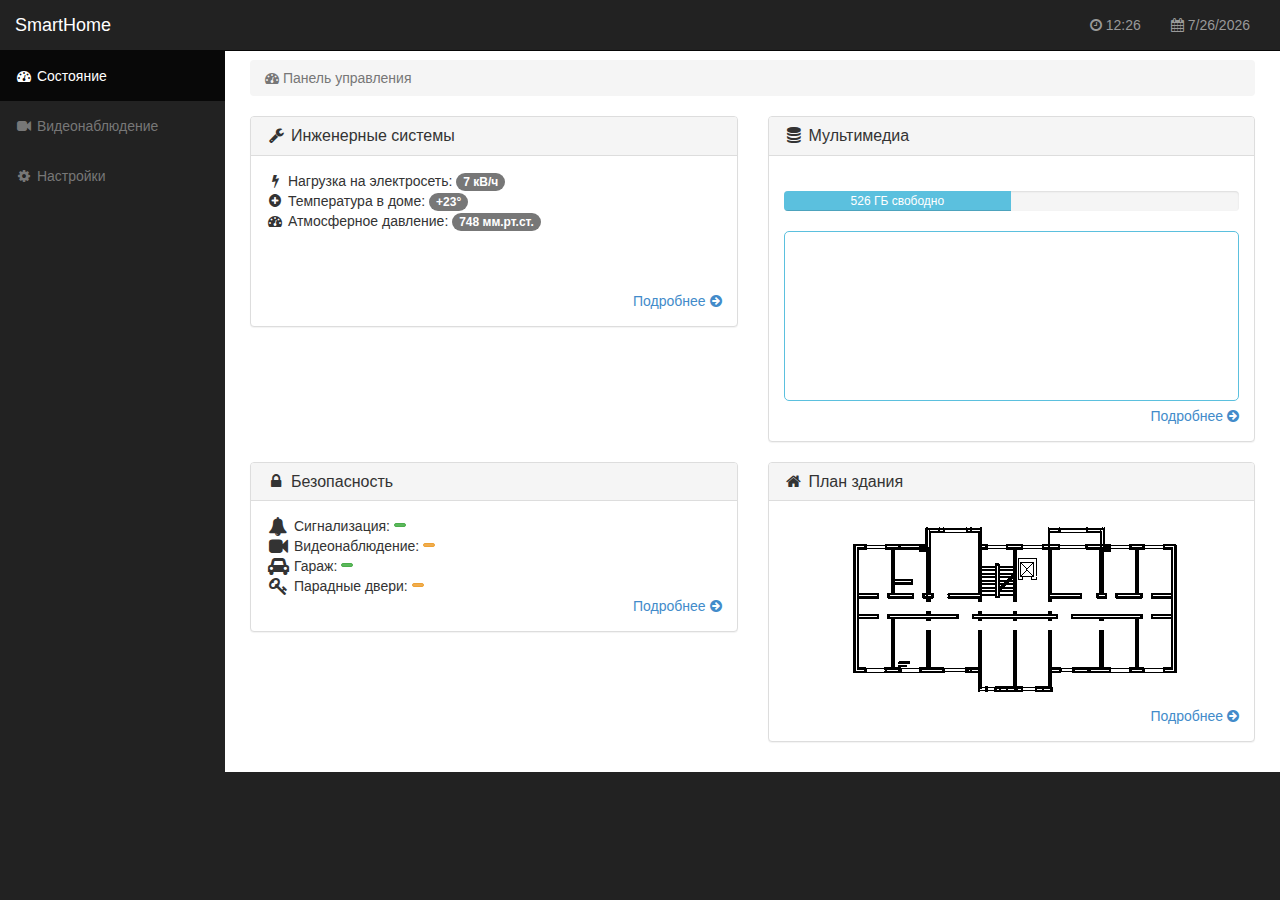
<file: panel/index.html>
<!DOCTYPE html>
<html lang="en">

<head>

    <meta charset="utf-8">
    <meta http-equiv="X-UA-Compatible" content="IE=edge">
    <meta name="viewport" content="width=device-width, initial-scale=1">
    <meta name="description" content="">
    <meta name="author" content="">

    <title>Панель управления</title>

    <!-- Favicon -->
    <link rel="shortcut icon" href="home.ico">

    <!-- Bootstrap Core CSS -->
    <link href="css/bootstrap.min.css" rel="stylesheet">

    <!-- Custom CSS -->
    <link href="css/sb-admin.css" rel="stylesheet">

    <!-- Morris Charts CSS -->
    <link href="css/plugins/morris.css" rel="stylesheet">

    <!-- Custom Fonts -->
    <link href="font-awesome-4.1.0/css/font-awesome.min.css" rel="stylesheet" type="text/css">

    <!-- HTML5 Shim and Respond.js IE8 support of HTML5 elements and media queries -->
    <!-- WARNING: Respond.js doesn't work if you view the page via file:// -->
    <!--[if lt IE 9]>
        <script src="https://oss.maxcdn.com/libs/html5shiv/3.7.0/html5shiv.js"></script>
        <script src="https://oss.maxcdn.com/libs/respond.js/1.4.2/respond.min.js"></script>
    <![endif]-->

</head>

<body>

    <div id="wrapper">

        <!-- Navigation -->
        <nav class="navbar navbar-inverse navbar-fixed-top" role="navigation">
            <!-- Brand and toggle get grouped for better mobile display -->
            <div class="navbar-header">
                <button type="button" class="navbar-toggle" data-toggle="collapse" data-target=".navbar-ex1-collapse">
                    <span class="sr-only">Toggle navigation</span>
                    <span class="icon-bar"></span>
                    <span class="icon-bar"></span>
                    <span class="icon-bar"></span>
                </button>
                <a class="navbar-brand" href="index.html">SmartHome</a> 
            </div>
            <!-- Top Menu Items -->
            <ul class="nav navbar-right top-nav">
                <li><a href="#"><i class="fa fa-clock-o"></i> <span id="time"></span></a>
                </li>
                <li><a href="#"><i class="fa fa-calendar"></i> <script type="text/javascript">
var ld = new Date();
document.write (ld.toLocaleDateString());
</script></a>
                </li>
            </ul>
            <!-- Sidebar Menu Items - These collapse to the responsive navigation menu on small screens -->
            <div class="collapse navbar-collapse navbar-ex1-collapse">
                <ul class="nav navbar-nav side-nav">
                    <li class="active">
                        <a href="index.html"><i class="fa fa-fw fa-dashboard"></i> Состояние</a>
                    </li>
                    <li>
                        <a href="video.html"><i class="fa fa-fw fa-video-camera"></i> Видеонаблюдение</a>
                    </li>
                    <li>
                        <a href="settings.html"><i class="fa fa-fw fa-gear"></i> Настройки</a>
                    </li>
                </ul>
            </div>
            <!-- /.navbar-collapse -->
        </nav>

        <div id="page-wrapper">

            <div class="container-fluid">

                <!-- Page Heading -->
                <div class="row">
                    <div class="col-lg-12">
                        <ol class="breadcrumb">
                            <li class="active">
                                <i class="fa fa-dashboard"></i> Панель управления
                            </li>
                        </ol>
                    </div>
                </div>
                <!-- /.row -->


                <div class="row">
                    <div class="col-lg-6">
                        <div class="panel panel-default">
                            <div class="panel-heading">
                                <h3 class="panel-title"><i class="fa fa-wrench fa-fw"></i> Инженерные системы</h3>
                            </div>
                            <div class="panel-body">
                                <i class="fa fa-bolt fa-fw"></i> Нагрузка на электросеть: <span class="badge">7 кВ/ч</span>
                                <br>
                                <i class="fa fa-plus-circle fa-fw"></i> Температура в доме: <span class="badge">+23°</span>
                                <br>
                                <i class="fa fa-tachometer fa-fw"></i> Атмосферное давление: <span class="badge">748 мм.рт.ст.</span>
                                <br>
                                <br>
                                <br>
                                <br>


                                <div class="text-right">
                                    <a href="#">Подробнее <i class="fa fa-arrow-circle-right"></i></a>
                                </div>
                            </div>
                        </div>
                    </div>

                    <div class="col-lg-6">
                        <div class="panel panel-default">
                            <div class="panel-heading">
                                <h3 class="panel-title"><i class="fa fa-database fa-fw"></i> Мультимедиа</h3>
                            </div>
                            <div class="panel-body">
                                <br />
                                <div class="progress">
                                    <div class="progress-bar progress-bar-info" role="progressbar" aria-valuenow="50" aria-valuemin="0" aria-valuemax="100" style="width: 50%">
                                        526 ГБ свободно</div>
                                </div>
                                <iframe style="border:1px solid #5bc0de;overflow:hidden;border-radius:5px;-webkit-border-radius:5px;-moz-border-radius: 5px;" frameborder="0" scrolling="no" src="http://lovi.fm/mini/?c=3&a=0&r=1&h=170&s=1097,1834,1204,1300" width="100%" height="170"></iframe>
                                <div class="text-right">
                                    <a href="#">Подробнее <i class="fa fa-arrow-circle-right"></i></a>
                                </div>
                            </div>
                        </div>
                    </div>

                    <div class="col-lg-6">
                        <div class="panel panel-default">
                            <div class="panel-heading">
                                <h3 class="panel-title"><i class="fa fa-lock fa-fw"></i> Безопасность</h3>
                            </div>
                            <div class="panel-body">

                                <i class="fa fa-bell fa-lg fa-fw"></i> Сигнализация:
                                <button id="secure_alarm" name="control_button" type="button" class="btn btn-xs btn-success" onclick=" elementEvent(this.id, this.name)"></button>
                                <br>
                                <i class="fa fa-video-camera fa-lg fa-fw"></i> Видеонаблюдение:
                                <button id="secure_camera" name="control_button" type="button" class="btn btn-xs btn-warning" onclick=" elementEvent(this.id, this.name)"></button>
                                <br>
                                <i class="fa fa-car fa-lg fa-fw"></i> Гараж:
                                <button id="secure_garage" name="control_button" type="button" class="btn btn-xs btn-success" onclick=" elementEvent(this.id, this.name)"></button>
                                <br>

                                <i class="fa fa-key fa-lg fa-fw"></i> Парадные двери:
                                <button id="secure_doors" name="control_button" type="button" class="btn btn-xs btn-warning" onclick=" elementEvent(this.id, this.name)"></button>




                                <div class="text-right">
                                    <a href="#">Подробнее <i class="fa fa-arrow-circle-right"></i></a>
                                </div>
                            </div>
                        </div>
                    </div>

                    <div class="col-lg-6">
                        <div class="panel panel-default">
                            <div class="panel-heading">
                                <h3 class="panel-title"><i class="fa fa-home fa-fw"></i> План здания</h3>
                            </div>
                            <div class="panel-body">
                                <a href="#">
                                    <img class="center-block" src="img/plan.png" />
                                </a>

                                <div class="text-right">
                                    <a href="#">Подробнее <i class="fa fa-arrow-circle-right"></i></a>
                                </div>
                            </div>
                        </div>
                    </div>




                </div>
                <!-- /.row -->





            </div>
            <!-- /.container-fluid -->

        </div>
        <!-- /#page-wrapper -->

    </div>
    <!-- /#wrapper -->

    <!-- jQuery Version 1.11.0 -->
    <script src="js/jquery-1.11.0.js"></script>

    <!-- Bootstrap Core JavaScript -->
    <script src="js/bootstrap.min.js"></script>

    <!-- Morris Charts JavaScript -->
    <script src="js/plugins/morris/raphael.min.js"></script>
    <script src="js/plugins/morris/morris.min.js"></script>
    <script src="js/plugins/morris/morris-data.js"></script>

    <!-- SmartHome Handlers of panel JavaScript -->
    <script src="HandlersOfPanel.js"></script>
    <script>
        window.onload = elementEvent('load', 'control_button');
        startTime();
    </script>
</body>

</html>
</file>
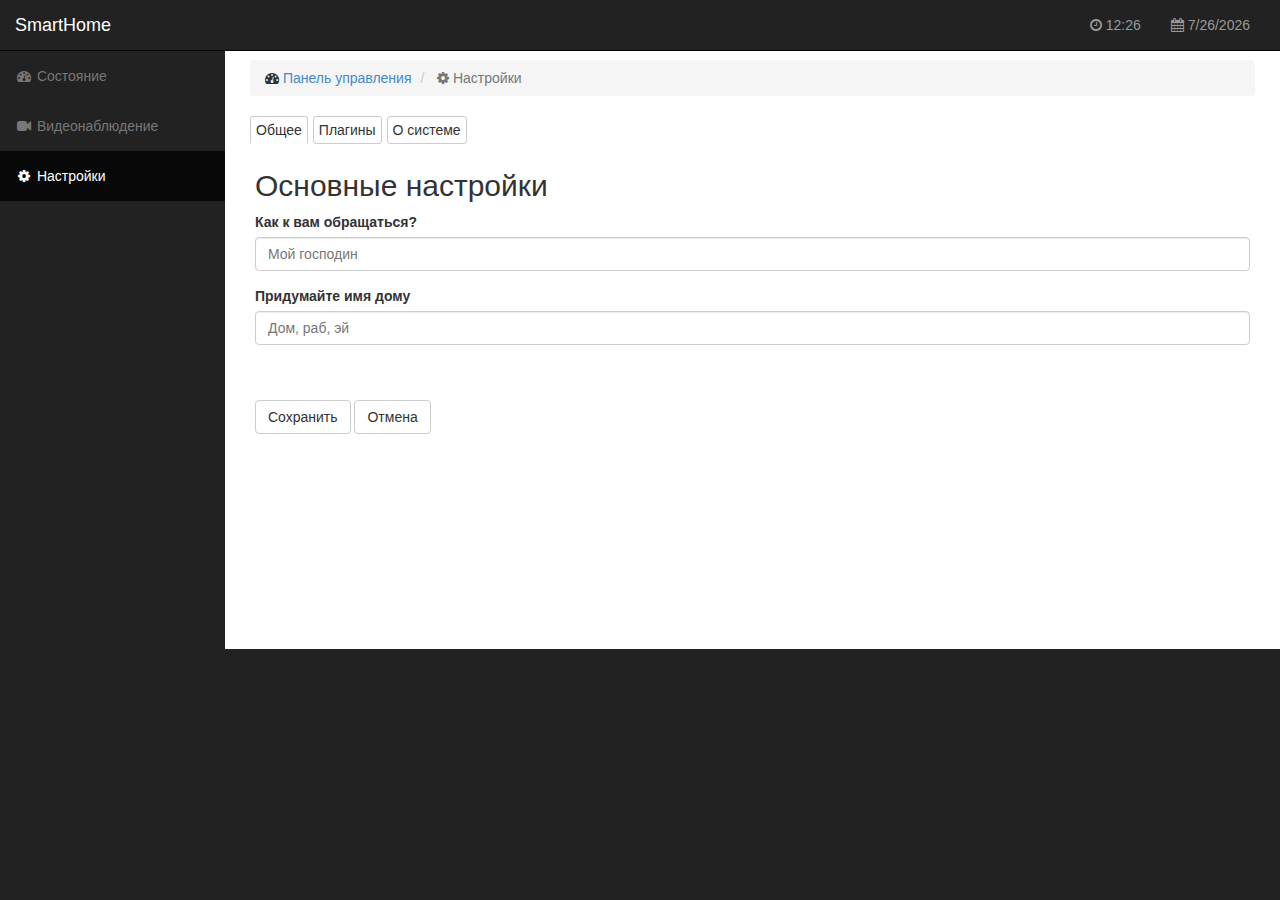
<file: panel/settings.html>
<!DOCTYPE html>
<html lang="en">

<head>

    <meta charset="utf-8">
    <meta http-equiv="X-UA-Compatible" content="IE=edge">
    <meta name="viewport" content="width=device-width, initial-scale=1">
    <meta name="description" content="">
    <meta name="author" content="">

    <title>Настройки</title>

    <!-- Favicon -->
    <link rel="shortcut icon" href="home.ico">

    <!-- Bootstrap Core CSS -->
    <link href="css/bootstrap.min.css" rel="stylesheet">

    <!-- Custom CSS -->
    <link href="css/sb-admin.css" rel="stylesheet">


    <style>
        #tab2,
        #tab3 {
            position: fixed;
        }
        .menu1 > a,
        .menu1 #tab2:target ~ a:nth-of-type(1),
        .menu1 #tab3:target ~ a:nth-of-type(1),
        .menu1 > div {
            padding: 5px;
        }
        .menu1 > a {
            line-height: 28px;
            text-decoration: none;
            color: #333;
            text-decoration: none;
            border-radius: 3px;
            margin-right: 5px;
            border: 1px solid transparent;
            border-color: #ccc;
        }
        #tab2,
        #tab3,
        .menu1 > div,
        .menu1 #tab2:target ~ div:nth-of-type(1),
        .menu1 #tab3:target ~ div:nth-of-type(1) {
            display: none;
        }
        .menu1 > div:nth-of-type(1),
        .menu1 #tab2:target ~ div:nth-of-type(2),
        .menu1 #tab3:target ~ div:nth-of-type(3) {
            display: block;
        }
        .menu1 > a:nth-of-type(1),
        .menu1 #tab2:target ~ a:nth-of-type(2),
        .menu1 #tab3:target ~ a:nth-of-type(3) {
            border-bottom: 2px solid #fff;
        }
    </style>


    <!-- Custom Fonts -->
    <link href="font-awesome-4.1.0/css/font-awesome.min.css" rel="stylesheet" type="text/css">

    <!-- HTML5 Shim and Respond.js IE8 support of HTML5 elements and media queries -->
    <!-- WARNING: Respond.js doesn't work if you view the page via file:// -->
    <!--[if lt IE 9]>
        <script src="https://oss.maxcdn.com/libs/html5shiv/3.7.0/html5shiv.js"></script>
        <script src="https://oss.maxcdn.com/libs/respond.js/1.4.2/respond.min.js"></script>
    <![endif]-->

    <script type="text/javascript">
        function startTime() {
            var tm = new Date();
            var h = tm.getHours();
            var m = tm.getMinutes();
            var s = tm.getSeconds();
            m = checkTime(m);
            s = checkTime(s);
            document.getElementById('time').innerHTML = h + ":" + m;
            t = setTimeout('startTime()', 500);
        }

        function checkTime(i) {
            if (i < 10) {
                i = "0" + i;
            }
            return i;
        }
    </script>

</head>

<body onload="startTime(); $('#dev_button').hide();">

    <div id="wrapper">

        <!-- Navigation -->
        <nav class="navbar navbar-inverse navbar-fixed-top" role="navigation">
            <!-- Brand and toggle get grouped for better mobile display -->
            <div class="navbar-header">
                <button type="button" class="navbar-toggle" data-toggle="collapse" data-target=".navbar-ex1-collapse">
                    <span class="sr-only">Toggle navigation</span>
                    <span class="icon-bar"></span>
                    <span class="icon-bar"></span>
                    <span class="icon-bar"></span>
                </button>
                <a class="navbar-brand" href="index.html">SmartHome</a>
            </div>
            <!-- Top Menu Items -->
            <ul class="nav navbar-right top-nav">
                <li><a href="#"><i class="fa fa-clock-o"></i> <span id="time"></span></a>
                </li>
                <li><a href="#"><i class="fa fa-calendar"></i> <script type="text/javascript">
var ld = new Date();
document.write (ld.toLocaleDateString());
</script></a>
                </li>
            </ul>
            <!-- Sidebar Menu Items - These collapse to the responsive navigation menu on small screens -->
            <div class="collapse navbar-collapse navbar-ex1-collapse">
                <ul class="nav navbar-nav side-nav">
                    <li>
                        <a href="index.html"><i class="fa fa-fw fa-dashboard"></i> Состояние</a>
                    </li>
                    <li>
                        <a href="video.html"><i class="fa fa-fw fa-video-camera"></i> Видеонаблюдение</a>
                    </li>
                    <li class="active">
                        <a href="settings.html"><i class="fa fa-fw fa-gear"></i> Настройки</a>
                    </li>
                </ul>
            </div>
            <!-- /.navbar-collapse -->
        </nav>

        <div id="page-wrapper">

            <div class="container-fluid">

                <!-- Page Heading -->
                <div class="row">
                    <div class="col-lg-12">
                        <ol class="breadcrumb">
                            <li>
                                <i class="fa fa-dashboard"></i>  <a href="index.html">Панель управления</a>
                            </li>
                            <li class="active">
                                <i class="fa fa-gear"></i> Настройки
                            </li>
                        </ol>


                        <div class="menu1">
                            <br id="tab2" />
                            <br id="tab3" />
                            <a href="#tab1">Общее</a><a href="#tab2">Плагины</a><a href="#tab3">О системе</a>
                            <br>
                            <div>
                                <h2>Основные настройки</h2>
                                <form role="form">

                                    <div class="form-group">
                                        <label>Как к вам обращаться?</label>
                                        <input name="username" class="form-control" placeholder="Мой господин">
                                    </div>

                                    <div class="form-group">
                                        <label>Придумайте имя дому</label>
                                        <input name="homename" class="form-control" placeholder="Дом, раб, эй">
                                    </div>
                                    <br>
                                    <br>
                                    <button type="submit" class="btn btn-default">Сохранить</button>
                                    <button type="reset" class="btn btn-default">Отмена</button>
                                    

                                </form>
                            </div>
                            <div>
                                <h2>Настройка плагинов</h2>
                                <br>
                                <div class="checkbox">
                                    <label>
                                        <input type="checkbox" value="">Автоматическая настройка плагинов
                                    </label>
                                </div>
                                <div class="checkbox">
                                    <label>
                                        <input type="checkbox" value="">Автообновление плагинов
                                    </label>


                                </div>
                                <br>
                                <br>

                                <button type="submit" class="btn btn-default">Сохранить</button>
                                <button type="reset" class="btn btn-default">Отмена</button>
                            </div>
                            <div class="status_of_the_system" onclick="check_dev();">
                                <h2>SmartHome <small>0.11</small></h2>
                                <p>Создаем будущее.</p>
                                <br>
                                <hr>Последнее обновление: <i>16.08.2014</i>.
                                
                                <br />
                                <br />
                                <button type="button" class="btn btn-sm btn-default"><i class="fa fa-refresh"></i> Проверить обновления вручную</button>
                            </div>
                            <button id="dev_button"  class="btn btn-default" onclick="javascript:document.location.href='#tab2'">Инструменты разработчика</button>
                        </div>
                        <br>
                        <br>
                        <br>
                        <br>
                        <br>
                        <br>
                        <br>
                        <br>
                        <br>
                        <br>



                    </div>
                </div>
                <!-- /.row -->



            </div>

        </div>
        <!-- /#page-wrapper -->

    </div>
    <!-- /#wrapper -->

    <!-- jQuery Version 1.11.0 -->
    <script src="js/jquery-1.11.0.js"></script>

    <!-- Bootstrap Core JavaScript -->
    <script src="js/bootstrap.min.js"></script>
    <!-- SmartHome Handlers of panel JavaScript -->
    <script src="HandlersOfPanel.js"></script>

</body>

</html>
</file>
<file: panel/css/plugins/morris.css>
.morris-hover{position:absolute;z-index:1000}.morris-hover.morris-default-style{border-radius:10px;padding:6px;color:#666;background:rgba(255,255,255,0.8);border:solid 2px rgba(230,230,230,0.8);font-family:sans-serif;font-size:12px;text-align:center}.morris-hover.morris-default-style .morris-hover-row-label{font-weight:bold;margin:0.25em 0}
.morris-hover.morris-default-style .morris-hover-point{white-space:nowrap;margin:0.1em 0}
</file>
<file: panel/css/sb-admin.css>
/*!
 * Start Bootstrap - SB Admin Bootstrap Admin Template (http://startbootstrap.com)
 * Code licensed under the Apache License v2.0.
 * For details, see http://www.apache.org/licenses/LICENSE-2.0.
 */

/* Global Styles */

body {
    margin-top: 100px;
    background-color: #222;
}

@media(min-width:768px) {
    body {
        margin-top: 50px;
    }
}

#wrapper {
    padding-left: 0;
}

#page-wrapper {
    width: 100%;
    padding: 0;
    background-color: #fff;
}

.huge {
    font-size: 50px;
    line-height: normal;
}

@media(min-width:768px) {
    #wrapper {
        padding-left: 225px;
    }

    #page-wrapper {
        padding: 10px;
    }
}

/* Top Navigation */

.top-nav {
    padding: 0 15px;
}

.top-nav>li {
    display: inline-block;
    float: left;
}

.top-nav>li>a {
    padding-top: 15px;
    padding-bottom: 15px;
    line-height: 20px;
    color: #999;
}

.top-nav>li>a:hover,
.top-nav>li>a:focus,
.top-nav>.open>a,
.top-nav>.open>a:hover,
.top-nav>.open>a:focus {
    color: #fff;
    background-color: #000;
}

.top-nav>.open>.dropdown-menu {
    float: left;
    position: absolute;
    margin-top: 0;
    border: 1px solid rgba(0,0,0,.15);
    border-top-left-radius: 0;
    border-top-right-radius: 0;
    background-color: #fff;
    -webkit-box-shadow: 0 6px 12px rgba(0,0,0,.175);
    box-shadow: 0 6px 12px rgba(0,0,0,.175);
}

.top-nav>.open>.dropdown-menu>li>a {
    white-space: normal;
}

ul.message-dropdown {
    padding: 0;
    max-height: 250px;
    overflow-x: hidden;
    overflow-y: auto;
}

li.message-preview {
    width: 275px;
    border-bottom: 1px solid rgba(0,0,0,.15);
}

li.message-preview>a {
    padding-top: 15px;
    padding-bottom: 15px;
}

li.message-footer {
    margin: 5px 0;
}

ul.alert-dropdown {
    width: 200px;
}

/* Side Navigation */

@media(min-width:768px) {
    .side-nav {
        position: fixed;
        top: 51px;
        left: 225px;
        width: 225px;
        margin-left: -225px;
        border: none;
        border-radius: 0;
        overflow-y: auto;
        background-color: #222;
    }

    .side-nav>li>a {
        width: 225px;
    }

    .side-nav li a:hover,
    .side-nav li a:focus {
        outline: none;
        background-color: #000 !important;
    }
}

.side-nav>li>ul {
    padding: 0;
}

.side-nav>li>ul>li>a {
    display: block;
    padding: 10px 15px 10px 38px;
    text-decoration: none;
    color: #999;
}

.side-nav>li>ul>li>a:hover {
    color: #fff;
}

/* Flot Chart Containers */

.flot-chart {
    display: block;
    height: 400px;
}

.flot-chart-content {
    width: 100%;
    height: 100%;
}

/* Custom Colored Panels */

.huge {
    font-size: 40px;
}

.panel-green {
    border-color: #5cb85c;
}

.panel-green .panel-heading {
    border-color: #5cb85c;
    color: #fff;
    background-color: #5cb85c;
}

.panel-green a {
    color: #5cb85c;
}

.panel-green a:hover {
    color: #3d8b3d;
}

.panel-red {
    border-color: #d9534f;
}

.panel-red .panel-heading {
    border-color: #d9534f;
    color: #fff;
    background-color: #d9534f;
}

.panel-red a {
    color: #d9534f;
}

.panel-red a:hover {
    color: #b52b27;
}

.panel-yellow {
    border-color: #f0ad4e;
}

.panel-yellow .panel-heading {
    border-color: #f0ad4e;
    color: #fff;
    background-color: #f0ad4e;
}

.panel-yellow a {
    color: #f0ad4e;
}

.panel-yellow a:hover {
    color: #df8a13;
}
</file>
